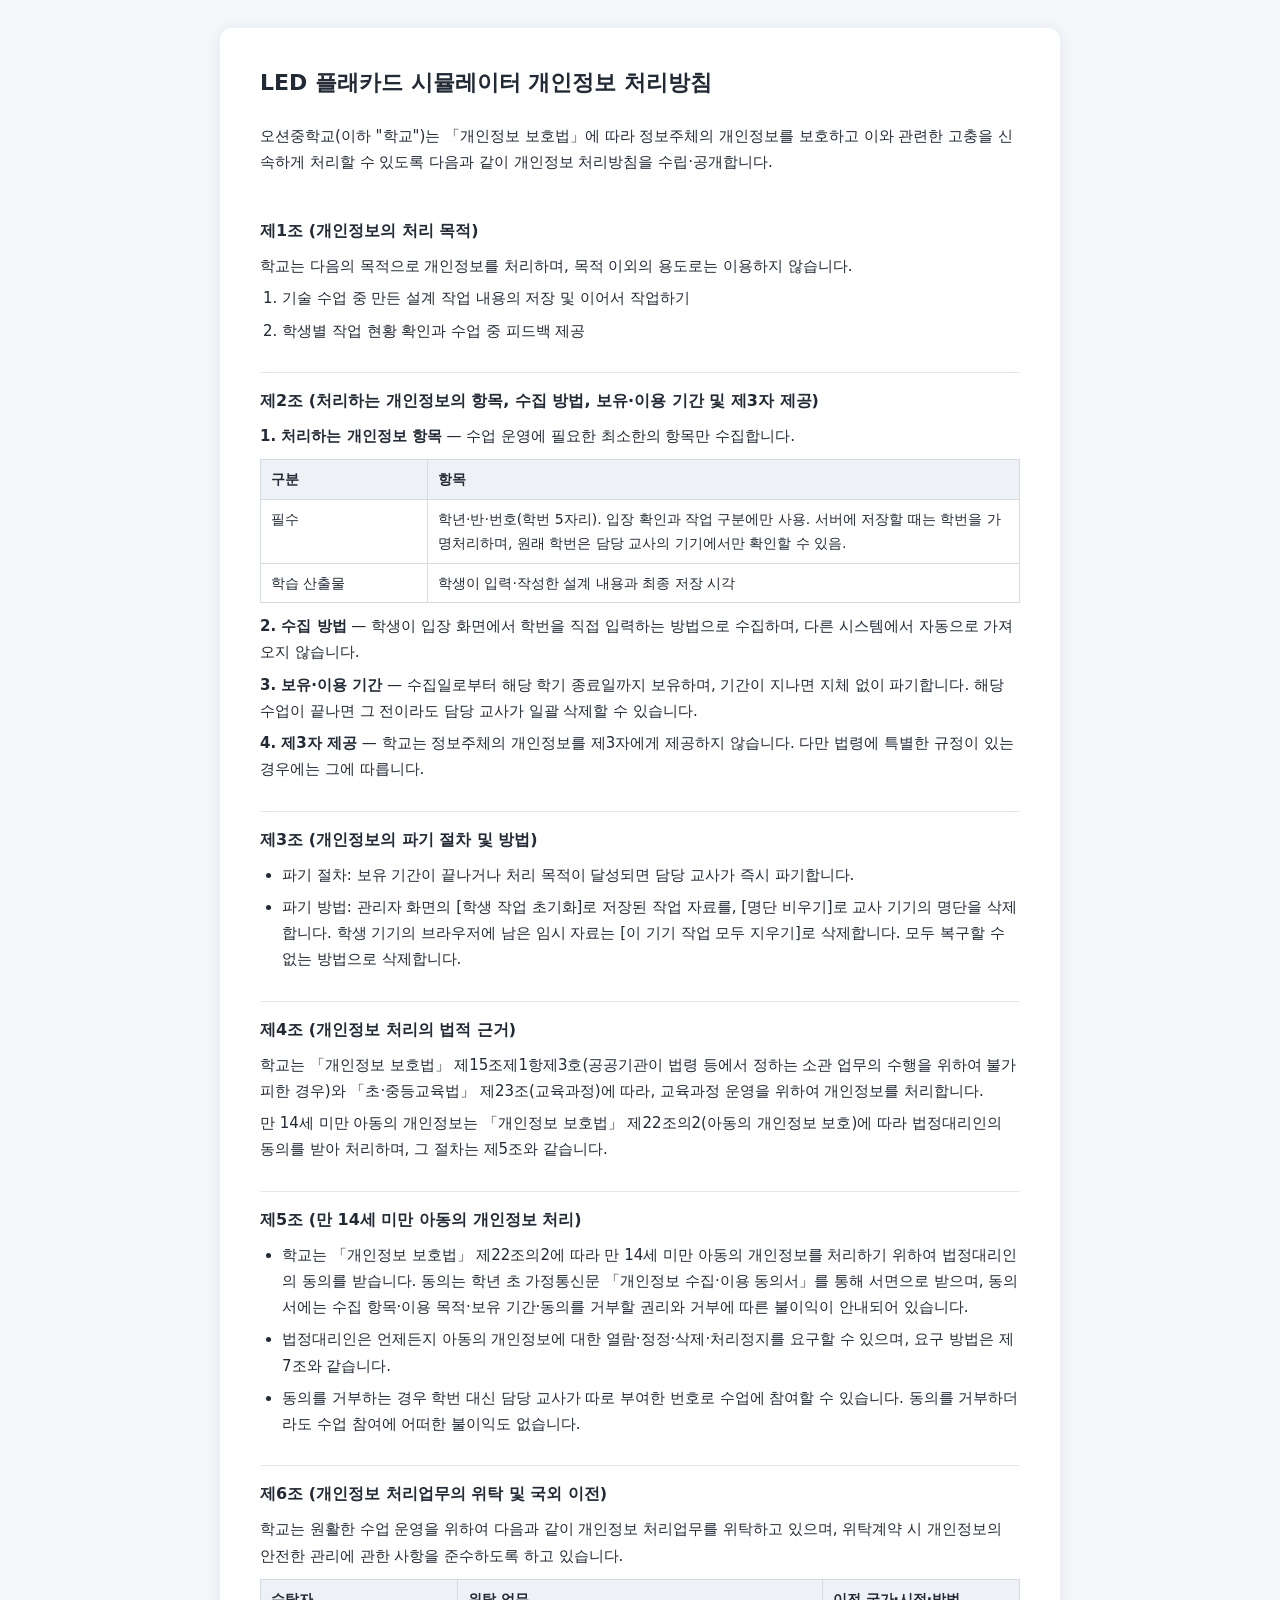
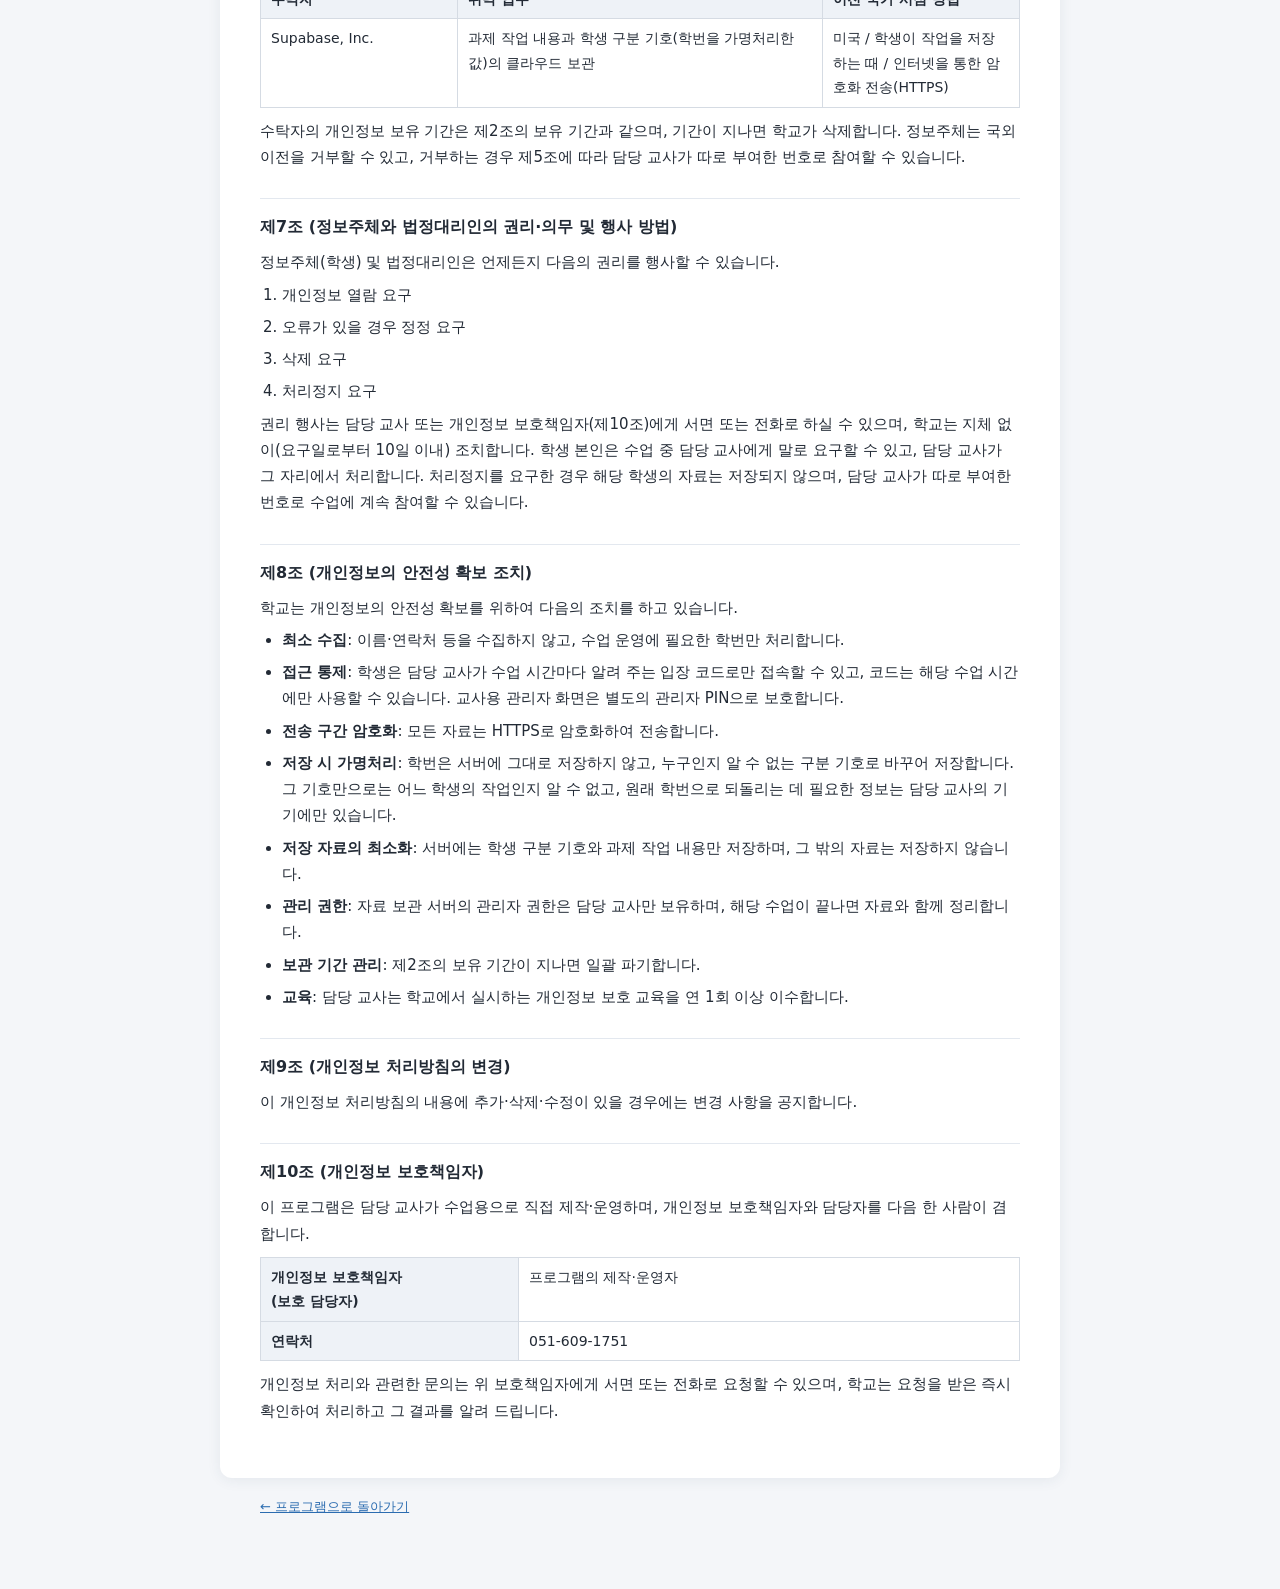
<file: privacy.html>
<!DOCTYPE html>
<html lang="ko">
<head>
<meta charset="UTF-8">
<meta name="viewport" content="width=device-width, initial-scale=1.0">
<title>개인정보 처리방침 — LED 플래카드 시뮬레이터</title>
<style>
  :root { color-scheme: light; }
  body {
    margin: 0; padding: 28px 16px 64px;
    background: #f4f6f9; color: #222a35;
    font-family: "Malgun Gothic", "맑은 고딕", system-ui, sans-serif;
    line-height: 1.75; font-size: 15px;
  }
  main { max-width: 760px; margin: 0 auto; background: #fff;
    padding: 36px 40px 48px; border-radius: 12px; box-shadow: 0 2px 14px rgba(40,60,90,0.08); }
  h1 { font-size: 22px; margin: 0 0 20px; }
  h2 { font-size: 16px; margin: 28px 0 8px; padding-top: 14px; border-top: 1px solid #e3e8ef; }
  h2:first-of-type { border-top: 0; }
  p, li { margin: 6px 0; }
  ul, ol { padding-left: 22px; margin: 6px 0; }
  table { border-collapse: collapse; width: 100%; margin: 10px 0; font-size: 14px; }
  th, td { border: 1px solid #d5dbe3; padding: 7px 10px; text-align: left; vertical-align: top; }
  th { background: #eef2f7; font-weight: 600; }
  footer { max-width: 760px; margin: 18px auto 0; font-size: 13px; color: #6a7686; }
  a { color: #2b6cb0; }
  /* 본문은 읽기만 — 끌어서 선택·복사되지 않게 */
  #policy-body { -webkit-user-select: none; -ms-user-select: none; user-select: none; }
  @media print {
    body { background: #fff; padding: 0; font-size: 12px; }
    main { box-shadow: none; padding: 0; max-width: none; }
  }
</style>
</head>
<body>
<main id="policy-body">

<h1>LED 플래카드 시뮬레이터 개인정보 처리방침</h1>

<p>오션중학교(이하 "학교")는 「개인정보 보호법」에 따라 정보주체의 개인정보를 보호하고
이와 관련한 고충을 신속하게 처리할 수 있도록 다음과 같이 개인정보 처리방침을 수립·공개합니다.</p>

<h2>제1조 (개인정보의 처리 목적)</h2>
<p>학교는 다음의 목적으로 개인정보를 처리하며, 목적 이외의 용도로는 이용하지 않습니다.</p>
<ol>
  <li>기술 수업 중 만든 설계 작업 내용의 저장 및 이어서 작업하기</li>
  <li>학생별 작업 현황 확인과 수업 중 피드백 제공</li>
</ol>

<h2>제2조 (처리하는 개인정보의 항목, 수집 방법, 보유·이용 기간 및 제3자 제공)</h2>
<p><strong>1. 처리하는 개인정보 항목</strong> — 수업 운영에 필요한 최소한의 항목만 수집합니다.</p>
<table>
  <tr><th style="width:22%">구분</th><th>항목</th></tr>
  <tr><td>필수</td><td>학년·반·번호(학번 5자리). 입장 확인과 작업 구분에만 사용.
      서버에 저장할 때는 학번을 가명처리하며, 원래 학번은 담당 교사의 기기에서만 확인할 수 있음.</td></tr>
  <tr><td>학습 산출물</td><td>학생이 입력·작성한 설계 내용과 최종 저장 시각</td></tr>
</table>
<p><strong>2. 수집 방법</strong> — 학생이 입장 화면에서 학번을 직접 입력하는 방법으로 수집하며,
다른 시스템에서 자동으로 가져오지 않습니다.</p>
<p><strong>3. 보유·이용 기간</strong> — 수집일로부터 해당 학기 종료일까지 보유하며, 기간이 지나면 지체 없이 파기합니다.
해당 수업이 끝나면 그 전이라도 담당 교사가 일괄 삭제할 수 있습니다.</p>
<p><strong>4. 제3자 제공</strong> — 학교는 정보주체의 개인정보를 제3자에게 제공하지 않습니다.
다만 법령에 특별한 규정이 있는 경우에는 그에 따릅니다.</p>

<h2>제3조 (개인정보의 파기 절차 및 방법)</h2>
<ul>
  <li>파기 절차: 보유 기간이 끝나거나 처리 목적이 달성되면 담당 교사가 즉시 파기합니다.</li>
  <li>파기 방법: 관리자 화면의 [학생 작업 초기화]로 저장된 작업 자료를, [명단 비우기]로 교사 기기의 명단을 삭제합니다.
      학생 기기의 브라우저에 남은 임시 자료는 [이 기기 작업 모두 지우기]로 삭제합니다.
      모두 복구할 수 없는 방법으로 삭제합니다.</li>
</ul>

<h2>제4조 (개인정보 처리의 법적 근거)</h2>
<p>학교는 「개인정보 보호법」 제15조제1항제3호(공공기관이 법령 등에서 정하는 소관 업무의 수행을 위하여
불가피한 경우)와 「초·중등교육법」 제23조(교육과정)에 따라, 교육과정 운영을 위하여 개인정보를 처리합니다.</p>
<p>만 14세 미만 아동의 개인정보는 「개인정보 보호법」 제22조의2(아동의 개인정보 보호)에 따라
법정대리인의 동의를 받아 처리하며, 그 절차는 제5조와 같습니다.</p>

<h2>제5조 (만 14세 미만 아동의 개인정보 처리)</h2>
<ul>
  <li>학교는 「개인정보 보호법」 제22조의2에 따라 만 14세 미만 아동의 개인정보를 처리하기 위하여
      법정대리인의 동의를 받습니다. 동의는 학년 초 가정통신문 「개인정보 수집·이용 동의서」를 통해 서면으로 받으며,
      동의서에는 수집 항목·이용 목적·보유 기간·동의를 거부할 권리와 거부에 따른 불이익이 안내되어 있습니다.</li>
  <li>법정대리인은 언제든지 아동의 개인정보에 대한 열람·정정·삭제·처리정지를 요구할 수 있으며,
      요구 방법은 제7조와 같습니다.</li>
  <li>동의를 거부하는 경우 학번 대신 담당 교사가 따로 부여한 번호로 수업에 참여할 수 있습니다.
      동의를 거부하더라도 수업 참여에 어떠한 불이익도 없습니다.</li>
</ul>

<h2>제6조 (개인정보 처리업무의 위탁 및 국외 이전)</h2>
<p>학교는 원활한 수업 운영을 위하여 다음과 같이 개인정보 처리업무를 위탁하고 있으며,
위탁계약 시 개인정보의 안전한 관리에 관한 사항을 준수하도록 하고 있습니다.</p>
<table>
  <tr><th style="width:26%">수탁자</th><th>위탁 업무</th><th style="width:26%">이전 국가·시점·방법</th></tr>
  <tr>
    <td>Supabase, Inc.</td>
    <td>과제 작업 내용과 학생 구분 기호(학번을 가명처리한 값)의 클라우드 보관</td>
    <td>미국 / 학생이 작업을 저장하는 때 / 인터넷을 통한 암호화 전송(HTTPS)</td>
  </tr>
</table>
<p>수탁자의 개인정보 보유 기간은 제2조의 보유 기간과 같으며, 기간이 지나면 학교가 삭제합니다.
정보주체는 국외 이전을 거부할 수 있고, 거부하는 경우 제5조에 따라 담당 교사가 따로 부여한 번호로 참여할 수 있습니다.</p>

<h2>제7조 (정보주체와 법정대리인의 권리·의무 및 행사 방법)</h2>
<p>정보주체(학생) 및 법정대리인은 언제든지 다음의 권리를 행사할 수 있습니다.</p>
<ol>
  <li>개인정보 열람 요구</li>
  <li>오류가 있을 경우 정정 요구</li>
  <li>삭제 요구</li>
  <li>처리정지 요구</li>
</ol>
<p>권리 행사는 담당 교사 또는 개인정보 보호책임자(제10조)에게 서면 또는 전화로 하실 수 있으며,
학교는 지체 없이(요구일로부터 10일 이내) 조치합니다.
학생 본인은 수업 중 담당 교사에게 말로 요구할 수 있고, 담당 교사가 그 자리에서 처리합니다.
처리정지를 요구한 경우 해당 학생의 자료는 저장되지 않으며,
담당 교사가 따로 부여한 번호로 수업에 계속 참여할 수 있습니다.</p>

<h2>제8조 (개인정보의 안전성 확보 조치)</h2>
<p>학교는 개인정보의 안전성 확보를 위하여 다음의 조치를 하고 있습니다.</p>
<ul>
  <li><strong>최소 수집</strong>: 이름·연락처 등을 수집하지 않고, 수업 운영에 필요한 학번만 처리합니다.</li>
  <li><strong>접근 통제</strong>: 학생은 담당 교사가 수업 시간마다 알려 주는 입장 코드로만 접속할 수 있고,
      코드는 해당 수업 시간에만 사용할 수 있습니다. 교사용 관리자 화면은 별도의 관리자 PIN으로 보호합니다.</li>
  <li><strong>전송 구간 암호화</strong>: 모든 자료는 HTTPS로 암호화하여 전송합니다.</li>
  <li><strong>저장 시 가명처리</strong>: 학번은 서버에 그대로 저장하지 않고, 누구인지 알 수 없는 구분 기호로 바꾸어 저장합니다.
      그 기호만으로는 어느 학생의 작업인지 알 수 없고, 원래 학번으로 되돌리는 데 필요한 정보는 담당 교사의 기기에만 있습니다.</li>
  <li><strong>저장 자료의 최소화</strong>: 서버에는 학생 구분 기호와 과제 작업 내용만 저장하며, 그 밖의 자료는 저장하지 않습니다.</li>
  <li><strong>관리 권한</strong>: 자료 보관 서버의 관리자 권한은 담당 교사만 보유하며, 해당 수업이 끝나면 자료와 함께 정리합니다.</li>
  <li><strong>보관 기간 관리</strong>: 제2조의 보유 기간이 지나면 일괄 파기합니다.</li>
  <li><strong>교육</strong>: 담당 교사는 학교에서 실시하는 개인정보 보호 교육을 연 1회 이상 이수합니다.</li>
</ul>

<h2>제9조 (개인정보 처리방침의 변경)</h2>
<p>이 개인정보 처리방침의 내용에 추가·삭제·수정이 있을 경우에는 변경 사항을 공지합니다.</p>

<h2>제10조 (개인정보 보호책임자)</h2>
<p>이 프로그램은 담당 교사가 수업용으로 직접 제작·운영하며,
개인정보 보호책임자와 담당자를 다음 한 사람이 겸합니다.</p>
<table>
  <tr><th style="width:34%">개인정보 보호책임자<br>(보호 담당자)</th><td>프로그램의 제작·운영자</td></tr>
  <tr><th>연락처</th><td>051-609-1751</td></tr>
</table>
<p>개인정보 처리와 관련한 문의는 위 보호책임자에게 서면 또는 전화로 요청할 수 있으며,
학교는 요청을 받은 즉시 확인하여 처리하고 그 결과를 알려 드립니다.</p>

</main>
<footer>
  <p><a href="index.html">← 프로그램으로 돌아가기</a></p>
</footer>
</body>
</html>
</file>
